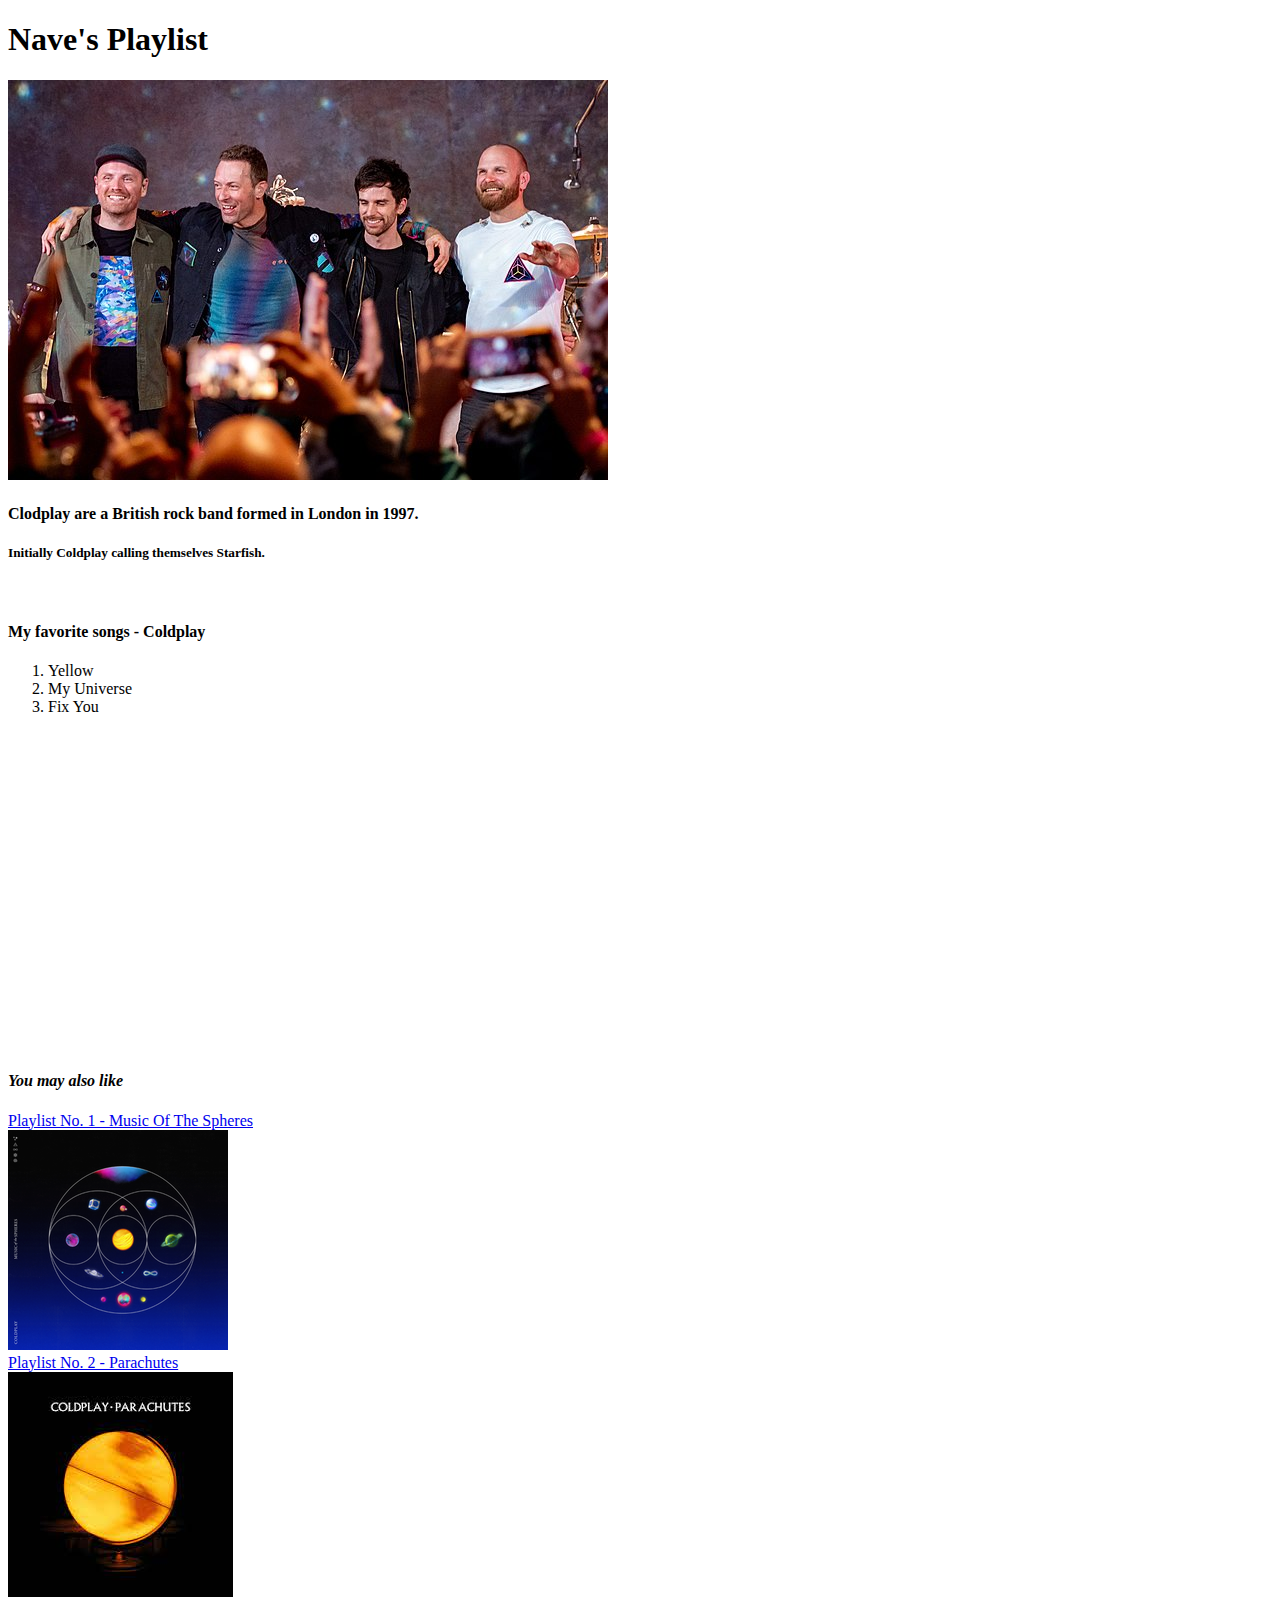
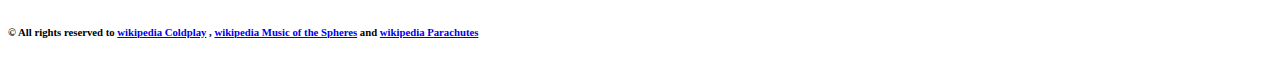
<file: dev_88/exercises/ex1/index.html>
<!DOCTYPE html>
<html>
    <head>
        <meta name="viewport" content="width=device-width,initial-scale=1.0">
        <link rel="stylesheet" href="http://se.shenkar.ac.il/students/2022-2023/web1/assets/style.min.css">
        <title>Nave's Playlist</title>
    </head>
    <body>
        <a href="#" class="logo" ></a>
        <h1>Nave's Playlist</h1>
        <img src = "images/img_name.jpg">  
        <h4>Clodplay are a British rock band formed in London in 1997.</h4>
        <h5>Initially Coldplay calling themselves Starfish. </h5>
        <br>
        <h4>My favorite songs - Coldplay</h4>
        <ol>
            <li>Yellow</li>
            <li>My Universe</li>
            <li>Fix You</li>
        </ol>
        <iframe width="560" height="315" src="https://www.youtube.com/embed/3YqPKLZF_WU?start=28" title="YouTube video player" frameborder="0" allow="accelerometer; autoplay; clipboard-write; encrypted-media; gyroscope; picture-in-picture; web-share" allowfullscreen></iframe>
        <h4><i>You may also like</i></h4>
        <a href = "playlist1.html" ><section>Playlist No. 1 - Music Of The Spheres</section><img src = "images/img1.png"></a>
        <a href = "playlist2.html" ><section>Playlist No. 2 - Parachutes</section><img src ="images/img2.jpg"></a>
        <h6>&copy; All rights reserved to
            <a href="https://en.wikipedia.org/wiki/Coldplay" target="_blank">wikipedia Coldplay</a> , <a href="https://en.wikipedia.org/wiki/Music_of_the_Spheres_(Coldplay_album)" target="_blank">wikipedia Music of the Spheres</a> and <a href="https://en.wikipedia.org/wiki/Parachutes_(Coldplay_album)" target="_blank">wikipedia Parachutes</a>
        </h6>
    </body>
</html>
</file>
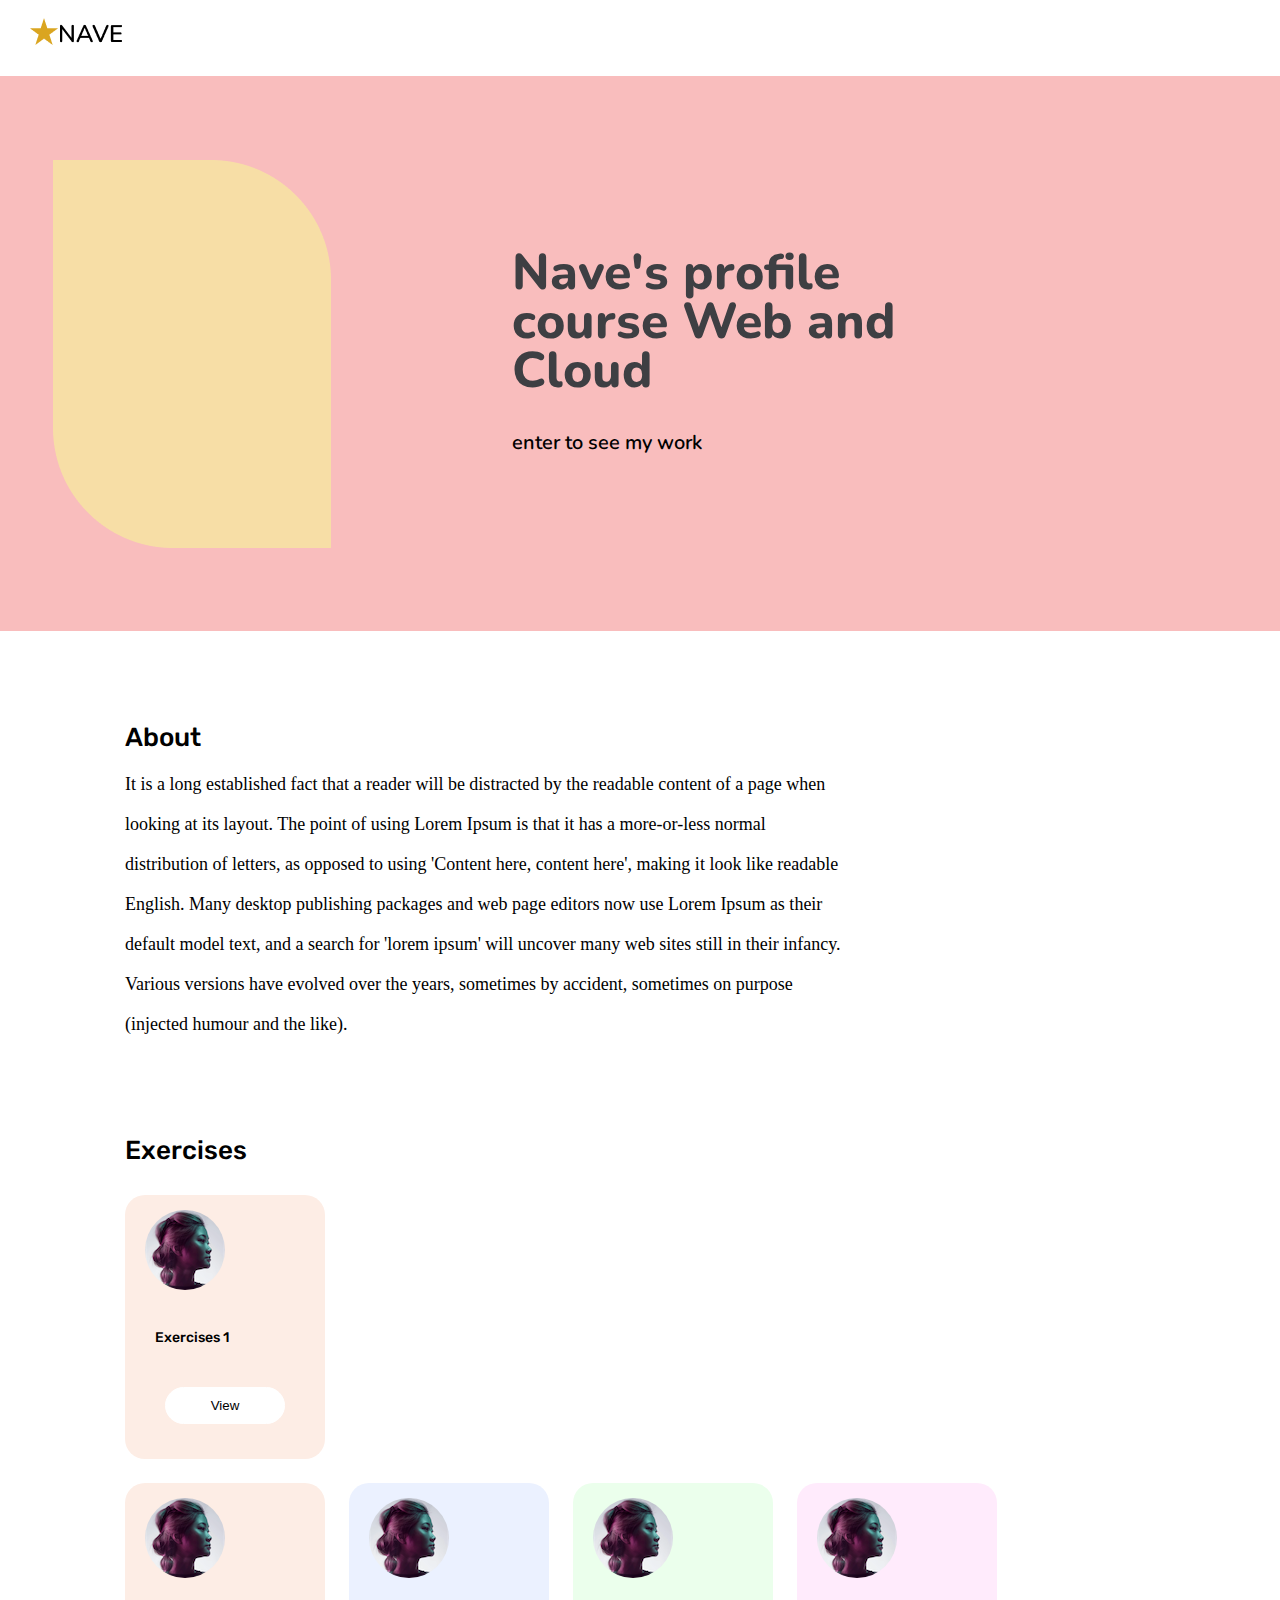
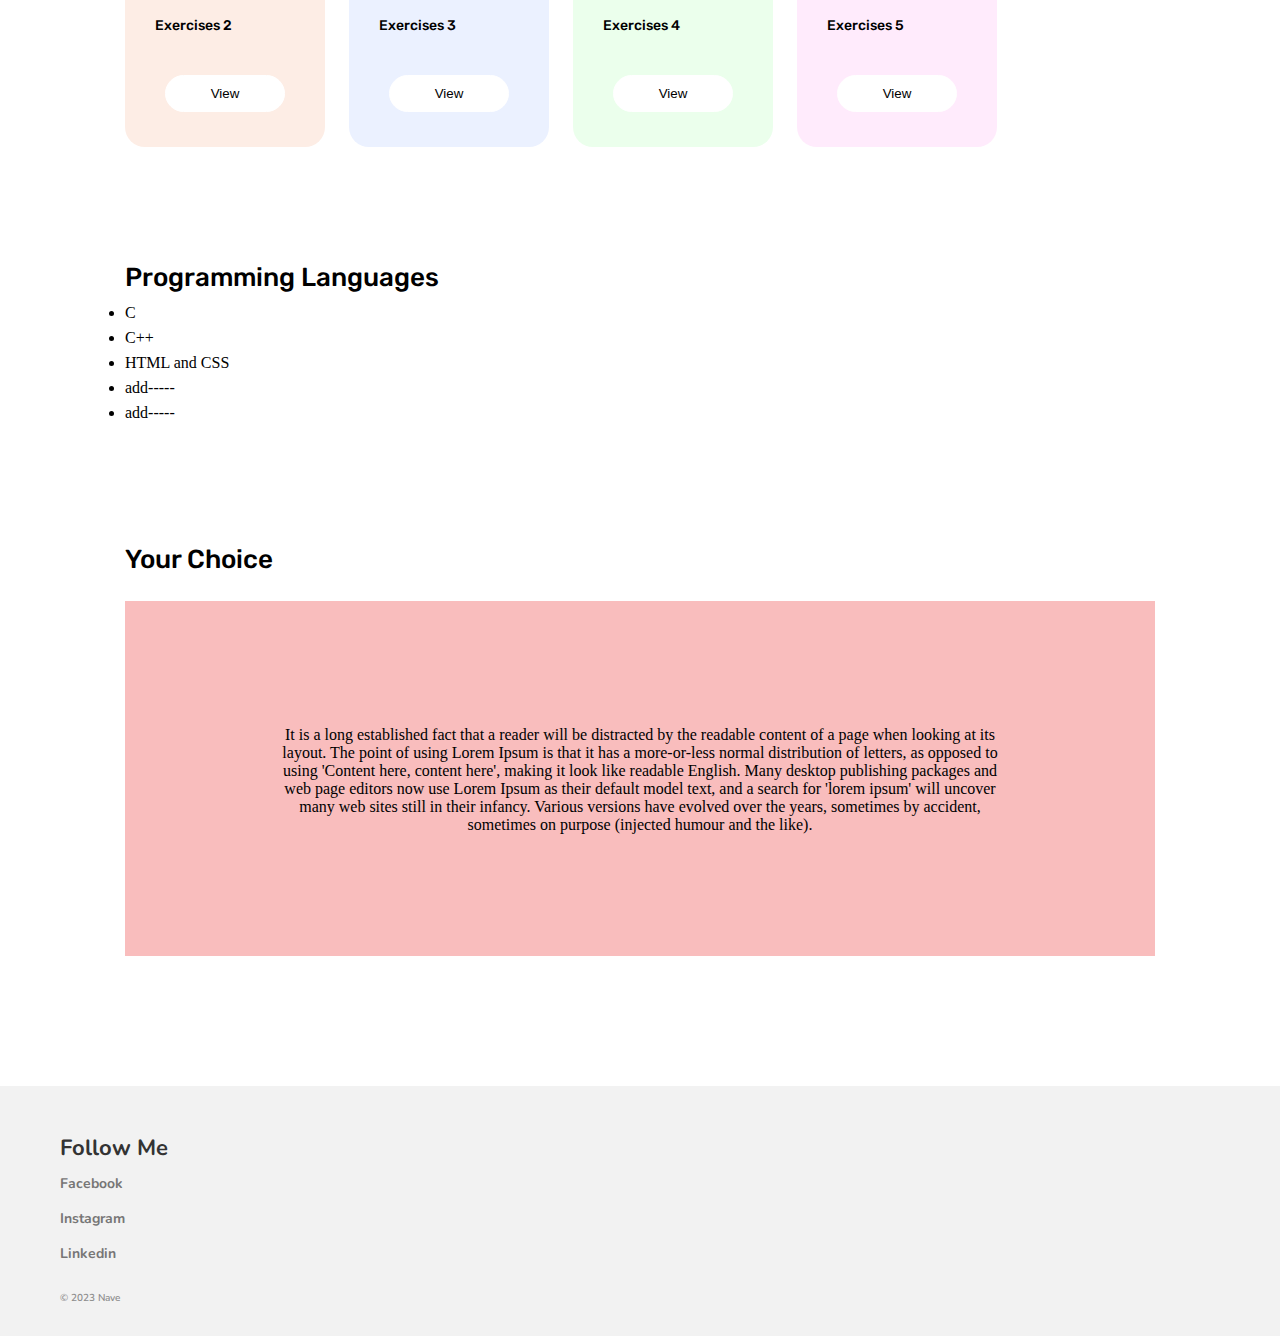
<file: dev_88/exercises/ex3/index.html>
<!DOCTYPE html>
<html>
    <head>
        <link rel="stylesheet" href="../../css/style.css">
        <link rel="stylesheet" type="text/css" href="//fonts.googleapis.com/css?family=Nunito"/>
        <title>Nave's profile</title>
    </head>
  
  
  
    <body>
        
        <br/>
            <header>
                <a href="#" id="logo"><img src="../../img/logo.png">   
                </a>
            </header>
        <br/>


            <main>
                <div class="bkg-color"> 
                    <div class="bkg-layout"> 

                        <section id="cover-profile">
                            <img src="../../img/img2.png" alt="cover profile">
                        </section>
                
                        <section id="opening-sentence-about-me">
                    <h1>Nave's profile <br> course Web and Cloud</h1>
                    <h2>enter to see my work </h2>
                </section>

                
            </div>
            </div>
            <div id="wrapper">

                <section class="about-section">
                    
                    <h2 class="section-title">About</h2>
                    <p class="about-me">
                        It is a long established fact that a reader will be distracted by the readable content of a page when looking at its layout. The point of using Lorem Ipsum is that it has a more-or-less normal distribution of letters, as opposed to using 'Content here, content here', making it look like readable English. Many desktop publishing packages and web page editors now use Lorem Ipsum as their default model text, and a search for 'lorem ipsum' will uncover many web sites still in their infancy. Various versions have evolved over the years, sometimes by accident, sometimes on purpose (injected humour and the like).
                    </p>

                </section>


                <h2 class="section-title" >Exercises</h2>
                <br>
                <div class="flex-container-exe">
                    <div class="Exercises">
                        <div class="exercises-container">
                            <img src="../../img/exe.png" alt ="exe", width="">
                            <h5 class="exercises-container-txt">Exercises 1</h5>
                        </div>
                        <a href="#"><button class="exercises-button">View</button></a>
                    </div>
                    <div class="flex-container-exe">
                        <div class="Exercises">
                            <div class="exercises-container">
                            <img src="../../img/exe.png" alt ="exe">
                            <h5 class="exercises-container-txt">Exercises 2</h5>
                            </div>
                            <a href="#"><button class="exercises-button">View</button></a>
                        </div>
                        <div class="Exercises">
                            <div class="exercises-container">
                            <img src="../../img/exe.png" alt ="exe">
                            <h5 class="exercises-container-txt">Exercises 3</h5>
                        </div>
                            <a href="#"><button class="exercises-button">View</button></a>
                        </div>
                        <div class="Exercises">
                        <div class="exercises-container">
                            <img src="../../img/exe.png" alt ="exe">
                            <h5 class="exercises-container-txt">Exercises 4</h5>
                        </div>
                            <a href="#"><button class="exercises-button">View</button></a>
                        </div>
                        <div class="Exercises">
                            <div class="exercises-container">
                            <img src="../../img/exe.png" alt ="exe">
                            <h5 class="exercises-container-txt">Exercises 5</h5>
                        </div>
                            <a href="#"><button class="exercises-button">View</button></a>
                        </div>
                </div>

                <section id="programming-languages">
                    <h2 class="section-title">Programming Languages</h2>
                    <ul>
                        <li class="programming-languages-links">C</li>
                        <li class="programming-languages-links">C++</li>
                        <li class="programming-languages-links">HTML and CSS</li>
                        <li class="programming-languages-links">add-----</li>
                        <li class="programming-languages-links">add-----</li>
                    </ul>
                </section>


                <section id="Your-choice">
                    <h2 class="section-title">Your Choice</h2>
                    <div class="yourchoice-bkg">
                    
                    <p class="yourchoice-p">
                        It is a long established fact that a reader will be distracted by the readable content of a page when looking at its layout. The point of using Lorem Ipsum is that it has a more-or-less normal distribution of letters, as opposed to using 'Content here, content here', making it look like readable English. Many desktop publishing packages and web page editors now use Lorem Ipsum as their default model text, and a search for 'lorem ipsum' will uncover many web sites still in their infancy. Various versions have evolved over the years, sometimes by accident, sometimes on purpose (injected humour and the like).
                    </p>
                </div>
                </section>
            </div>
        </div>
        
        <footer>
            <section id="follow-me-social-section">
                <h6>Follow Me</h6>
                
                <h5 class="social-links"><a href="https://www.facebook.com/nave.may/">Facebook</a></h5>
                <h5 class="social-links"><a href="https://www.instagram.com/navemaymon/">Instagram</a></h5>
                <h5 class="social-links"><a href="https://www.linkedin.com/in/nave-maymon/">Linkedin</a></h5>
            
            

          
                <h3 class="all-rights-reserved">&copy; 2023 Nave</h3>
           


            </section>

        </footer>
    </main>
    </body>
</html>
</file>
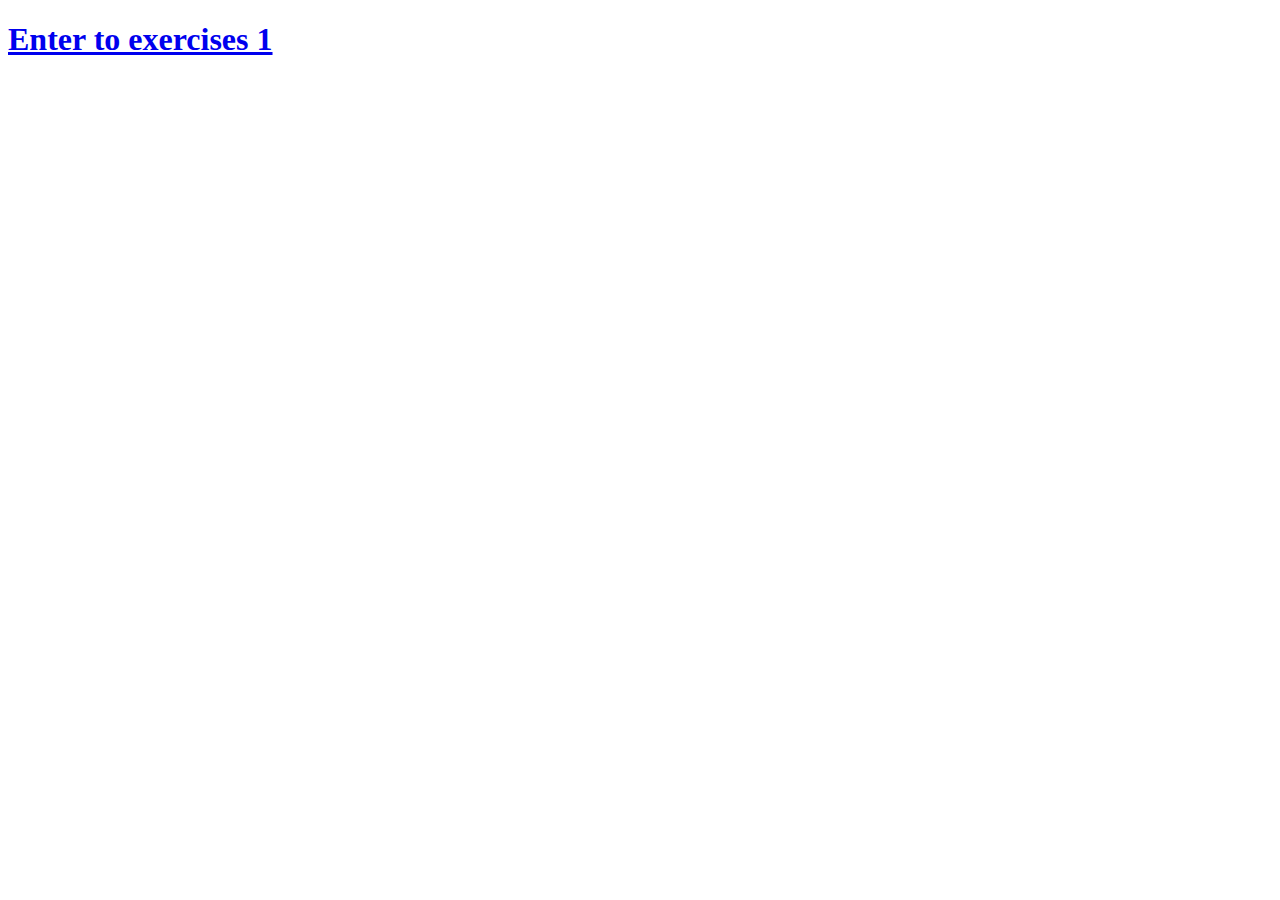
<file: dev_88/index1.html>
<!DOCTYPE html>
<html>
    <head>
        <meta name="viewport" content="width=device-width,initial-scale=1.0">
        <link rel="stylesheet" href="http://se.shenkar.ac.il/students/2022-2023/web1/assets/style.min.css">
        <title>Nave Maymon</title>  
    </head>
    <body>
        <a href="#" class="logo" ></a>
        <h1><a href="exercises/ex1/index.html">Enter to exercises 1</a></h1>
    </body>
</html>
</file>
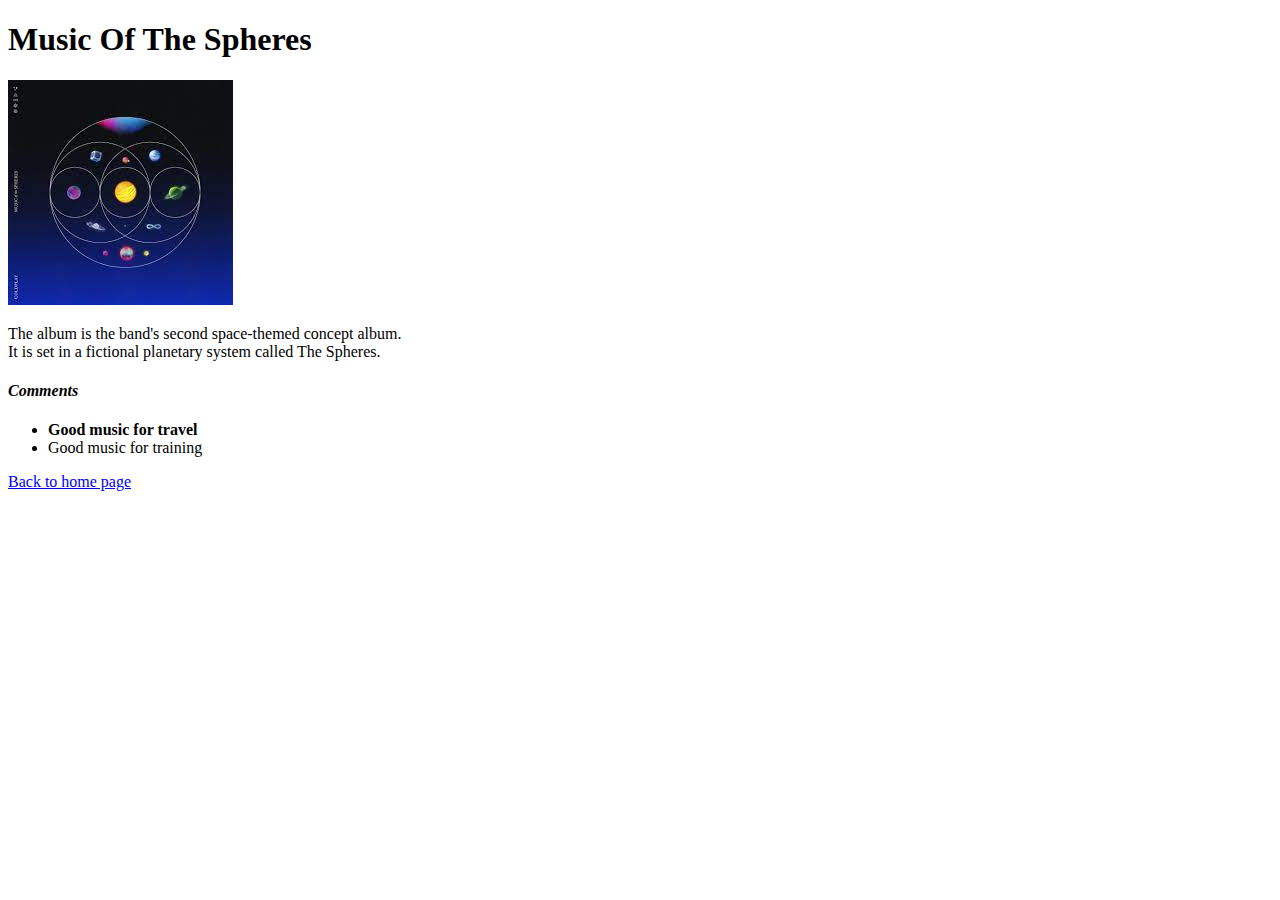
<file: dev_88/exercises/ex1/playlist1.html>
<!DOCTYPE html>
<html>
    <head>
        <meta name="viewport" content="width=device-width,initial-scale=1.0">
        <link rel="stylesheet" href="http://se.shenkar.ac.il/students/2022-2023/web1/assets/style.min.css">
        <title>Playlist No.1</title>
    </head>
    <body>
        <a href="#" class="logo" ></a>
        <h1>Music Of The Spheres</h1>
        <img src="[data-uri]"></img>
        <br>
        <p>The album is the band's second space-themed concept album.<br>It is set in a fictional planetary system called The Spheres.</p>
        <h4><i>Comments</i></h4>
        <ul>
            <li><b>Good music for travel</b></li>
            <li>Good music for training</li>
        </ul>
        <a href="index.html">Back to home page</a>
    </body>
</html>
</file>
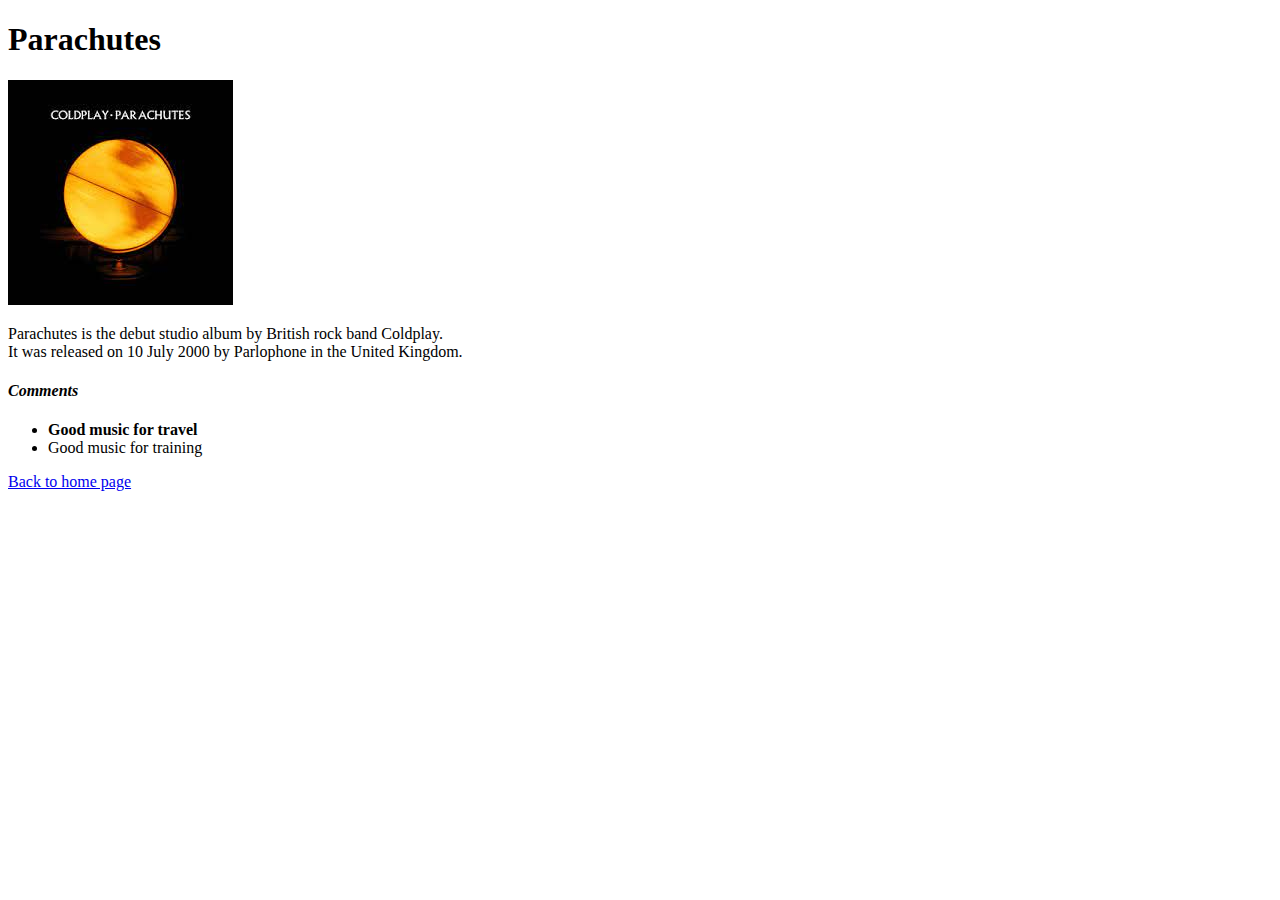
<file: dev_88/exercises/ex1/playlist2.html>
<!DOCTYPE html>
<html>
    <head>
        <meta name="viewport" content="width=device-width,initial-scale=1.0">
        <link rel="stylesheet" href="http://se.shenkar.ac.il/students/2022-2023/web1/assets/style.min.css">
        <title>Playlist No.2</title>
    </head>
    <body>
        <a href="#" class="logo" ></a>
        <h1>Parachutes</h1>
        <img src="[data-uri]"></img>
        <br>
        <p>Parachutes is the debut studio album by British rock band Coldplay.<br>It was released on 10 July 2000 by Parlophone in the United Kingdom.</p>
        <h4><i>Comments</i></h4>
        <ul>
            <li><b>Good music for travel</b></li>
            <li>Good music for training</li>
        </ul>
        <a href="index.html">Back to home page</a>
    </body>
</html>
</file>
<file: dev_88/css/style.css>
@import url('https://fonts.googleapis.com/css2?family=Rubik:wght@300;400;500;600&display=swap');

*   {
        margin: 0;
        padding: 0;
    }

    header,
    main,
    footer,
    nav,
    aside,
    section {
        display: block;
    }

    body {
        background-color: #ffffff
        ;
    }

    a {
        text-decoration: none;
    }

    #wrapper {
        margin: 0px 125px;
    }

    #logo {
       
        padding: 30px;
        
    }

    main {
        width: 100%;
    }
    main {
        display: block;
        width: 100%;
        height: 555px;
        left: 0px;
        top: 123px;
    
    }

    .bkg-color {
        display: block;
        width: 100%;
        height: 555px;
        left: 0px;
        top: 123px;
        background: #F9BDBD;
    }

    main h1 {
        width: 448px;
        height: 98px;
        left: 506px;
        top: 206px;
        font-family: 'Nunito';
        font-style: normal;
        font-weight: 800;
        font-size: 36px;
        line-height: 49px;
        color: #3E3F43;
    }

    main h2 {
        left: 506px;
        top: 320px;
        font-family: 'Nunito';
        font-style: normal;
        font-weight: 600;
        font-size: 24px;
        line-height: 33px;
        color: #000000;
    }


   
    .bkg-layout {
        display: flex;
        align-items: center;
        justify-content: space-between;
        height: 100%;
      }
      
      #cover-profile {
        width: 30%;
        display: flex;
        align-items: center;
        justify-content: center;
        float: left;
      }
      
      #opening-sentence-about-me {
        width: 60%;
        display: flex;
        flex-direction: column;
        justify-content: center;
        float: right;

      }
      
      #opening-sentence-about-me h1 {
        font-size: 50px;
        margin-bottom: 50px;
      }
      
      #opening-sentence-about-me h2 {
        font-size: 20px;
        margin-top: 30px;
      }
      
/* About Section */
      .about-section {
        margin-top: 90px;
        width: 70%;
        margin-bottom: 90px;

      }

      .section-title {
        font-size: 26px;
        font-weight: 500;
        margin-bottom: 10px;
        font-family: 'Rubik', sans-serif;


    }

    .about-me {
        left: 40px;
        top: 702px;
        font-style: normal;
        font-weight: 100;
        font-size: 18px;
        line-height: 40px;
        color: #000000;
        
    } 

/* About Section */


/* Exercises Section */
   
    
    .flex-container-exe{
        display: flex;
        justify-content: flex-start;
        flex-wrap: wrap;
        gap: 24px;
    }

    .Exercises{
        display: flex;
        flex-direction: column;
        justify-content: space-around;
        align-items: center;
        width: 200px;
        height: 264px;
        overflow: hidden;
        border-radius: 20px;
        background-color: #FDEDE5;
    } 

    .Exercises img {
        border-radius: 50%;
    }

.exercises-container {
    width: 80%;
}

.exercises-container-txt {
    margin-top: 25px;
    padding: 10px;
    font-size: 14px;
    font-family: 'Rubik', sans-serif;
    font-weight: 500;
}

.exercises-button {
    padding: 10px 45px 10px 45px;
    background-color: white;
    border-radius: 25px;
    border: 1px solid white;
    margin-bottom: 20px;
}

    .Exercises:nth-child(2) {
        background-color: #EBF1FF;
        
    }

    .Exercises:nth-child(3) {
        background-color: #EBFFEC;
    }

    .Exercises:nth-child(4) {
        background-color: #FFEBFC;
    }

    .Exercises:nth-child(5) {
        background-color:  #FFFEEB;
    }

    /* Exercises Section */


    /* Programming Section */

    #programming-languages {
        margin-top: 90px;
    }
    .programming-languages-links {
        margin-bottom: 7px;
    }
    /* Programming Section */


        /* Your Choice Section */
        #Your-choice {
            margin-top: 90px;
            margin-bottom: 90px;
        }
    
        .yourchoice-bkg {
        display: block;
        width: 100%;
        height: 355px;
        left: 0px;
        top: 123px;
        background: #F9BDBD;
    }

    .yourchoice-p {
        margin: 25px;
        padding: 125px;
        align-items: center;
        justify-content: center;
        text-align: center;
    }

        /* Your Choice Section */



    #follow-me-social-section {
        width: 81px;
        height: 25px;
        left: 40px;
        top: 2731px;
        font-family: 'Nunito';
        font-style: normal;
        font-weight: 600;
        font-size: 18px;
        line-height: 25px;
        color: #333333;
    }

  

    footer {
        margin-top: 40px;
        bottom: 0;
        width: 100%;
        height: 250px;
        background-color: #f2f2f2;
    }

    #follow-me-social-section {
        padding: 50px;
        margin: 10px;
    }

    #follow-me-social-section h6 {
        font-size: 22px;
        width: 150px;
        margin-bottom: 10px;
    }

    .social-links {
        font-size: 14px;
        margin-bottom: 10px;
    }

    .social-links a {
        color: rgb(119, 118, 118);
    }

    .all-rights-reserved {
       margin-top: 20px;
        font-family: 'Nunito';
        font-style: normal;
        font-weight: 600;
        font-size: 10px;
        color: #8D8D8D;
    }
</file>
